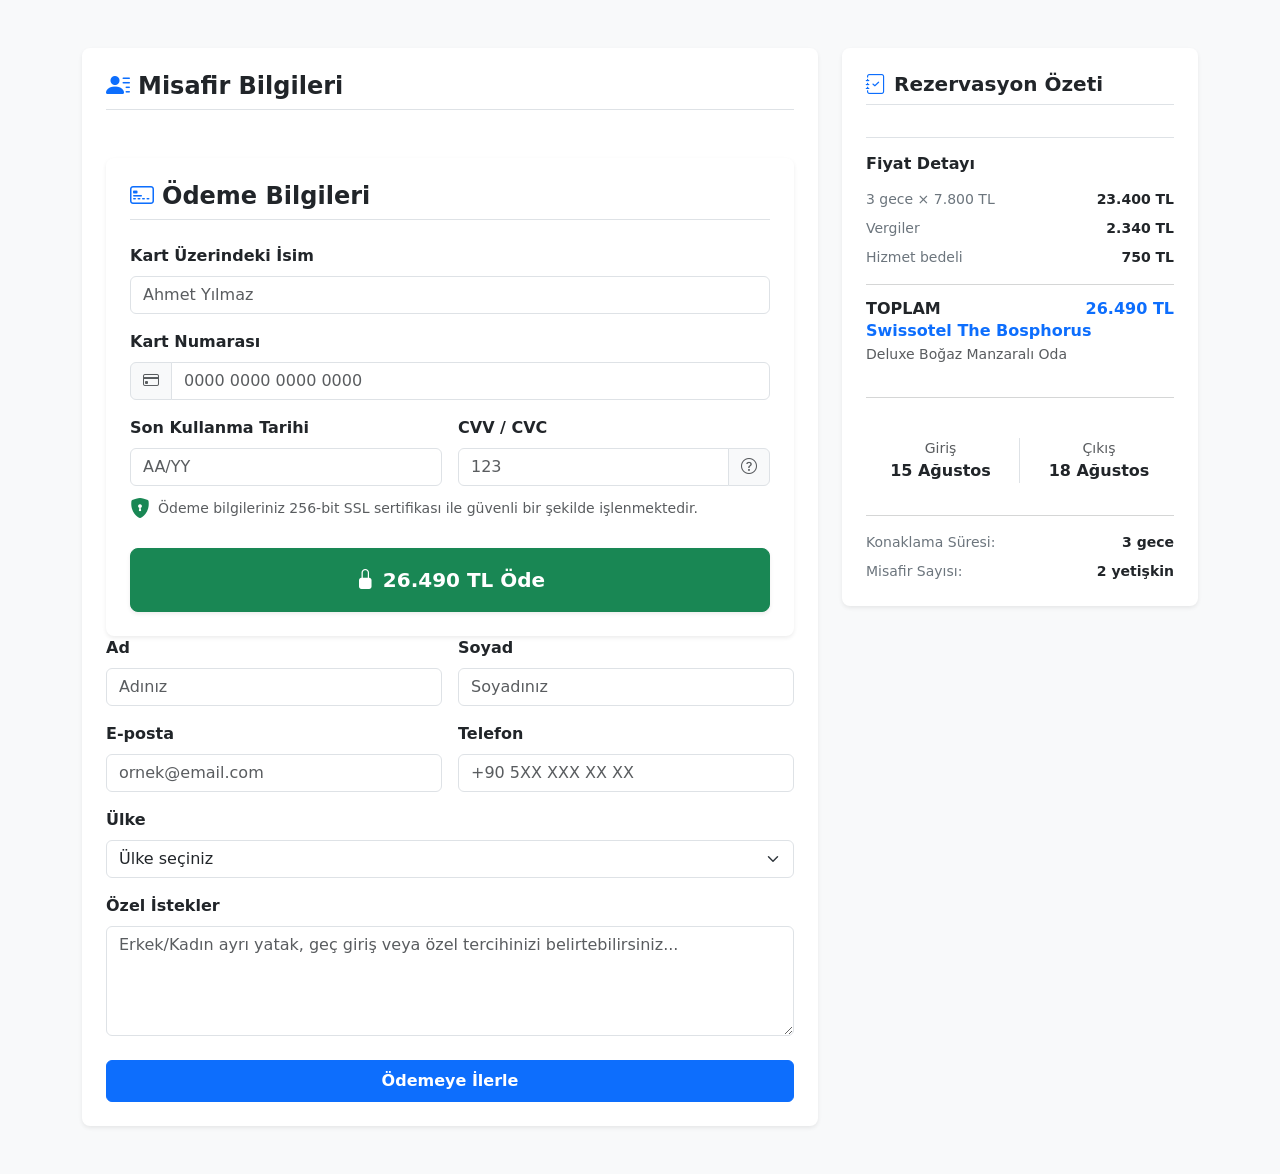
<file: booking.html>
<!doctype html>
<html lang="tr">
  <head>
    <meta charset="UTF-8" />
    <meta name="viewport" content="width=device-width, initial-scale=1.0" />
    <title>StayHub - Rezervasyon Bilgileri</title>
    <link
      rel="stylesheet"
      href="https://cdn.jsdelivr.net/npm/bootstrap@5.3.0/dist/css/bootstrap.min.css"
    />
    <link
      rel="stylesheet"
      href="https://cdn.jsdelivr.net/npm/bootstrap-icons@1.11.0/font/bootstrap-icons.css"
    />
    <link rel="stylesheet" href="css/style.css" />
  </head>
  <body class="bg-light">
    <div class="container my-5">
      <div class="row g-4">
        <!-- SOL TARAFI: Kullanıcı Bilgileri Formu -->
        <div class="col-12 col-lg-8">
          <div class="card border-0 shadow-sm rounded-3 p-4">
            <h4 class="fw-bold mb-4 text-dark border-bottom pb-2">
              <i class="bi bi-person-lines-fill text-primary me-2"></i>Misafir
              Bilgileri
            </h4>
            <!-- 20. ADIM: ÖDEME FORMU -->
            <div class="card border-0 shadow-sm rounded-3 p-4 mt-4">
              <h4 class="fw-bold mb-4 text-dark border-bottom pb-2">
                <i class="bi bi-credit-card-2-front text-primary me-2"></i>Ödeme
                Bilgileri
              </h4>

              <form onsubmit="event.preventDefault()">
                <div class="row g-3">
                  <!-- Kart Üzerindeki İsim -->
                  <div class="col-12">
                    <label for="cardName" class="form-label fw-semibold"
                      >Kart Üzerindeki İsim</label
                    >
                    <input
                      type="text"
                      class="form-control"
                      id="cardName"
                      placeholder="Ahmet Yılmaz"
                      required
                    />
                  </div>

                  <!-- Kart Numarası -->
                  <div class="col-12">
                    <label for="cardNumber" class="form-label fw-semibold"
                      >Kart Numarası</label
                    >
                    <div class="input-group">
                      <span class="input-group-text card-input-icon text-muted">
                        <i class="bi bi-credit-card"></i>
                      </span>
                      <input
                        type="text"
                        class="form-control card-input-with-icon"
                        id="cardNumber"
                        placeholder="0000 0000 0000 0000"
                        maxlength="19"
                        required
                      />
                    </div>
                  </div>

                  <!-- Son Kullanma Tarihi -->
                  <div class="col-12 col-md-6">
                    <label for="cardExpiry" class="form-label fw-semibold"
                      >Son Kullanma Tarihi</label
                    >
                    <input
                      type="text"
                      class="form-control"
                      id="cardExpiry"
                      placeholder="AA/YY"
                      maxlength="5"
                      required
                    />
                  </div>

                  <!-- CVV -->
                  <div class="col-12 col-md-6">
                    <label for="cardCvv" class="form-label fw-semibold"
                      >CVV / CVC</label
                    >
                    <div class="input-group">
                      <input
                        type="password"
                        class="form-control"
                        id="cardCvv"
                        placeholder="123"
                        maxlength="4"
                        required
                      />
                      <span
                        class="input-group-text bg-light text-muted"
                        data-bs-toggle="tooltip"
                        title="Kartın arkasındaki son 3 hane"
                      >
                        <i class="bi bi-question-circle"></i>
                      </span>
                    </div>
                  </div>

                  <!-- Güvenlik Bilgilendirmesi -->
                  <div class="col-12 my-2">
                    <div
                      class="d-flex align-items-center gap-2 text-muted small"
                    >
                      <i class="bi bi-shield-lock-fill text-success fs-5"></i>
                      <span
                        >Ödeme bilgileriniz 256-bit SSL sertifikası ile güvenli
                        bir şekilde işlenmektedir.</span
                      >
                    </div>
                  </div>

                  <!-- BÜYÜK ÖDEME BUTONU -->
                  <div class="col-12 mt-3">
                    <button
                      type="submit"
                      class="btn btn-success btn-lg w-100 py-3 fw-bold fs-5 shadow-sm"
                    >
                      <i class="bi bi-lock-fill me-2"></i>26.490 TL Öde
                    </button>
                  </div>
                </div>
              </form>
            </div>
            <form>
              <div class="row g-3">
                <!-- Ad & Soyad -->
                <div class="col-12 col-md-6">
                  <label for="firstName" class="form-label fw-semibold"
                    >Ad</label
                  >
                  <input
                    type="text"
                    class="form-control"
                    id="firstName"
                    placeholder="Adınız"
                    required
                  />
                </div>
                <div class="col-12 col-md-6">
                  <label for="lastName" class="form-label fw-semibold"
                    >Soyad</label
                  >
                  <input
                    type="text"
                    class="form-control"
                    id="lastName"
                    placeholder="Soyadınız"
                    required
                  />
                </div>

                <!-- E-posta & Telefon -->
                <div class="col-12 col-md-6">
                  <label for="email" class="form-label fw-semibold"
                    >E-posta</label
                  >
                  <input
                    type="email"
                    class="form-control"
                    id="email"
                    placeholder="ornek@email.com"
                    required
                  />
                </div>
                <div class="col-12 col-md-6">
                  <label for="phone" class="form-label fw-semibold"
                    >Telefon</label
                  >
                  <input
                    type="tel"
                    class="form-control"
                    id="phone"
                    placeholder="+90 5XX XXX XX XX"
                    required
                  />
                </div>

                <!-- Ülke -->
                <div class="col-12">
                  <label for="country" class="form-label fw-semibold"
                    >Ülke</label
                  >
                  <select class="form-select" id="country" required>
                    <option value="" selected disabled>Ülke seçiniz</option>
                    <option value="TR">Türkiye</option>
                    <option value="DE">Almanya</option>
                    <option value="US">Amerika Birleşik Devletleri</option>
                    <option value="GB">İngiltere</option>
                  </select>
                </div>

                <!-- Özel İstekler -->
                <div class="col-12">
                  <label for="specialRequests" class="form-label fw-semibold"
                    >Özel İstekler</label
                  >
                  <textarea
                    class="form-control"
                    id="specialRequests"
                    rows="4"
                    placeholder="Erkek/Kadın ayrı yatak, geç giriş veya özel tercihinizi belirtebilirsiniz..."
                  ></textarea>
                </div>

                <!-- Devam Et Butonu -->
                <div class="col-12 mt-4">
                  <button
                    type="submit"
                    class="btn btn-primary w-100 py-2 fw-bold"
                  >
                    Ödemeye İlerle
                  </button>
                </div>
              </div>
            </form>
          </div>
        </div>

        <!-- SAĞ TARAFI: Rezervasyon Özeti -->
        <div class="col-12 col-lg-4">
          <div
            class="card border-0 shadow-sm rounded-3 p-4 booking-summary-card"
          >
            <h5 class="fw-bold mb-3 text-dark border-bottom pb-2">
              <i class="bi bi-journal-check me-2 text-primary"></i>Rezervasyon
              Özeti
            </h5>
            <!-- FİYAT HESAPLAMA DETAYLARI -->
            <div class="border-top pt-3 mt-3">
              <h6 class="fw-bold mb-3 text-dark">Fiyat Detayı</h6>

              <div class="d-flex flex-column gap-2 small text-secondary mb-3">
                <!-- Gece x Tutar -->
                <div class="d-flex justify-content-between">
                  <span>3 gece × 7.800 TL</span>
                  <span class="fw-semibold text-dark">23.400 TL</span>
                </div>

                <!-- Vergiler -->
                <div class="d-flex justify-content-between">
                  <span>Vergiler</span>
                  <span class="fw-semibold text-dark">2.340 TL</span>
                </div>

                <!-- Hizmet Bedeli -->
                <div class="d-flex justify-content-between">
                  <span>Hizmet bedeli</span>
                  <span class="fw-semibold text-dark">750 TL</span>
                </div>
              </div>

              <hr class="text-muted my-2" />

              <!-- TOPLAM TUTAR -->
              <div
                class="d-flex justify-content-between align-items-center pt-1"
              >
                <span class="fw-bold text-dark">TOPLAM</span>
                <span class="fw-bold text-primary total-price-text"
                  >26.490 TL</span
                >
              </div>
            </div>
            <!-- Otel Bilgisi -->
            <div class="mb-3">
              <h6 class="fw-bold mb-1 text-primary">Swissotel The Bosphorus</h6>
              <p class="text-muted small mb-0">Deluxe Boğaz Manzaralı Oda</p>
            </div>

            <hr class="text-muted" />

            <!-- Tarih Bilgisi -->
            <div class="row text-center my-3 g-2">
              <div class="col-6 border-end">
                <small class="text-muted d-block">Giriş</small>
                <strong class="text-dark">15 Ağustos</strong>
              </div>
              <div class="col-6">
                <small class="text-muted d-block">Çıkış</small>
                <strong class="text-dark">18 Ağustos</strong>
              </div>
            </div>

            <hr class="text-muted" />

            <!-- Detaylar -->
            <ul
              class="list-unstyled small text-secondary mb-0 d-flex flex-column gap-2"
            >
              <li class="d-flex justify-content-between">
                <span>Konaklama Süresi:</span>
                <strong class="text-dark">3 gece</strong>
              </li>
              <li class="d-flex justify-content-between">
                <span>Misafir Sayısı:</span>
                <strong class="text-dark">2 yetişkin</strong>
              </li>
            </ul>
          </div>
        </div>
      </div>
    </div>

    <script src="https://cdn.jsdelivr.net/npm/bootstrap@5.3.0/dist/js/bootstrap.bundle.min.js"></script>
  </body>
</html>
</file>
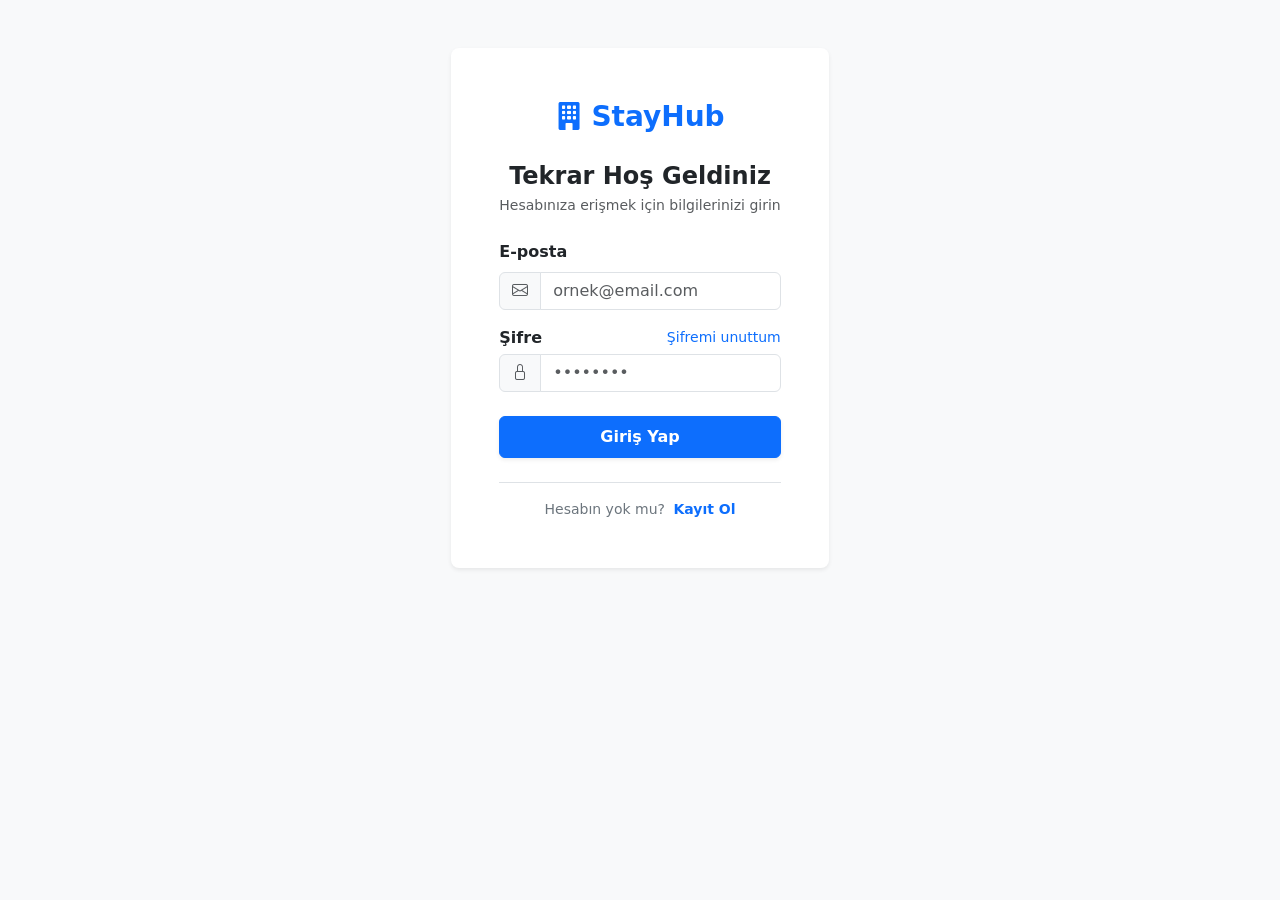
<file: login.html>
<!doctype html>
<html lang="tr">
  <head>
    <meta charset="UTF-8" />
    <meta name="viewport" content="width=device-width, initial-scale=1.0" />
    <title>StayHub - Giriş Yap</title>
    <link
      rel="stylesheet"
      href="https://cdn.jsdelivr.net/npm/bootstrap@5.3.0/dist/css/bootstrap.min.css"
    />
    <link
      rel="stylesheet"
      href="https://cdn.jsdelivr.net/npm/bootstrap-icons@1.11.0/font/bootstrap-icons.css"
    />
    <link rel="stylesheet" href="css/style.css" />
  </head>
  <body class="bg-light">
    <!-- Ekranı Dikey ve Yatayda Ortalamak İçin Flex Kapsayıcı -->
    <div
      class="container d-flex justify-content-center align-items-center login-container py-5"
    >
      <!-- Ortalanmış Giriş Kartı -->
      <div class="card border-0 shadow-sm rounded-3 p-4 p-sm-5 auth-card">
        <!-- Logo veya Marka İsmi -->
        <div class="text-center mb-4">
          <a
            href="index.html"
            class="text-decoration-none fw-bold fs-3 text-primary"
          >
            <i class="bi bi-building-fill me-2"></i>StayHub
          </a>
        </div>

        <h4 class="fw-bold text-center mb-1 text-dark">Tekrar Hoş Geldiniz</h4>
        <p class="text-muted text-center small mb-4">
          Hesabınıza erişmek için bilgilerinizi girin
        </p>

        <form onsubmit="event.preventDefault()">
          <!-- E-posta -->
          <div class="mb-3">
            <label for="loginEmail" class="form-label fw-semibold"
              >E-posta</label
            >
            <div class="input-group">
              <span class="input-group-text bg-light text-muted">
                <i class="bi bi-envelope"></i>
              </span>
              <input
                type="email"
                class="form-control"
                id="loginEmail"
                placeholder="ornek@email.com"
                required
              />
            </div>
          </div>

          <!-- Şifre -->
          <div class="mb-3">
            <div class="d-flex justify-content-between align-items-center mb-1">
              <label for="loginPassword" class="form-label fw-semibold mb-0"
                >Şifre</label
              >
              <a href="#" class="text-decoration-none small text-primary"
                >Şifremi unuttum</a
              >
            </div>
            <div class="input-group">
              <span class="input-group-text bg-light text-muted">
                <i class="bi bi-lock"></i>
              </span>
              <input
                type="password"
                class="form-control"
                id="loginPassword"
                placeholder="••••••••"
                required
              />
            </div>
          </div>

          <!-- Giriş Yap Butonu -->
          <div class="mt-4 mb-3">
            <button
              type="submit"
              class="btn btn-primary w-100 py-2 fw-bold shadow-sm"
            >
              Giriş Yap
            </button>
          </div>

          <!-- Kayıt Ol Yönlendirmesi -->
          <div class="text-center small text-secondary mt-4 border-top pt-3">
            Hesabın yok mu?
            <a
              href="register.html"
              class="text-decoration-none fw-semibold text-primary ms-1"
              >Kayıt Ol</a
            >
          </div>
        </form>
      </div>
    </div>

    <script src="https://cdn.jsdelivr.net/npm/bootstrap@5.3.0/dist/js/bootstrap.bundle.min.js"></script>
  </body>
</html>
</file>
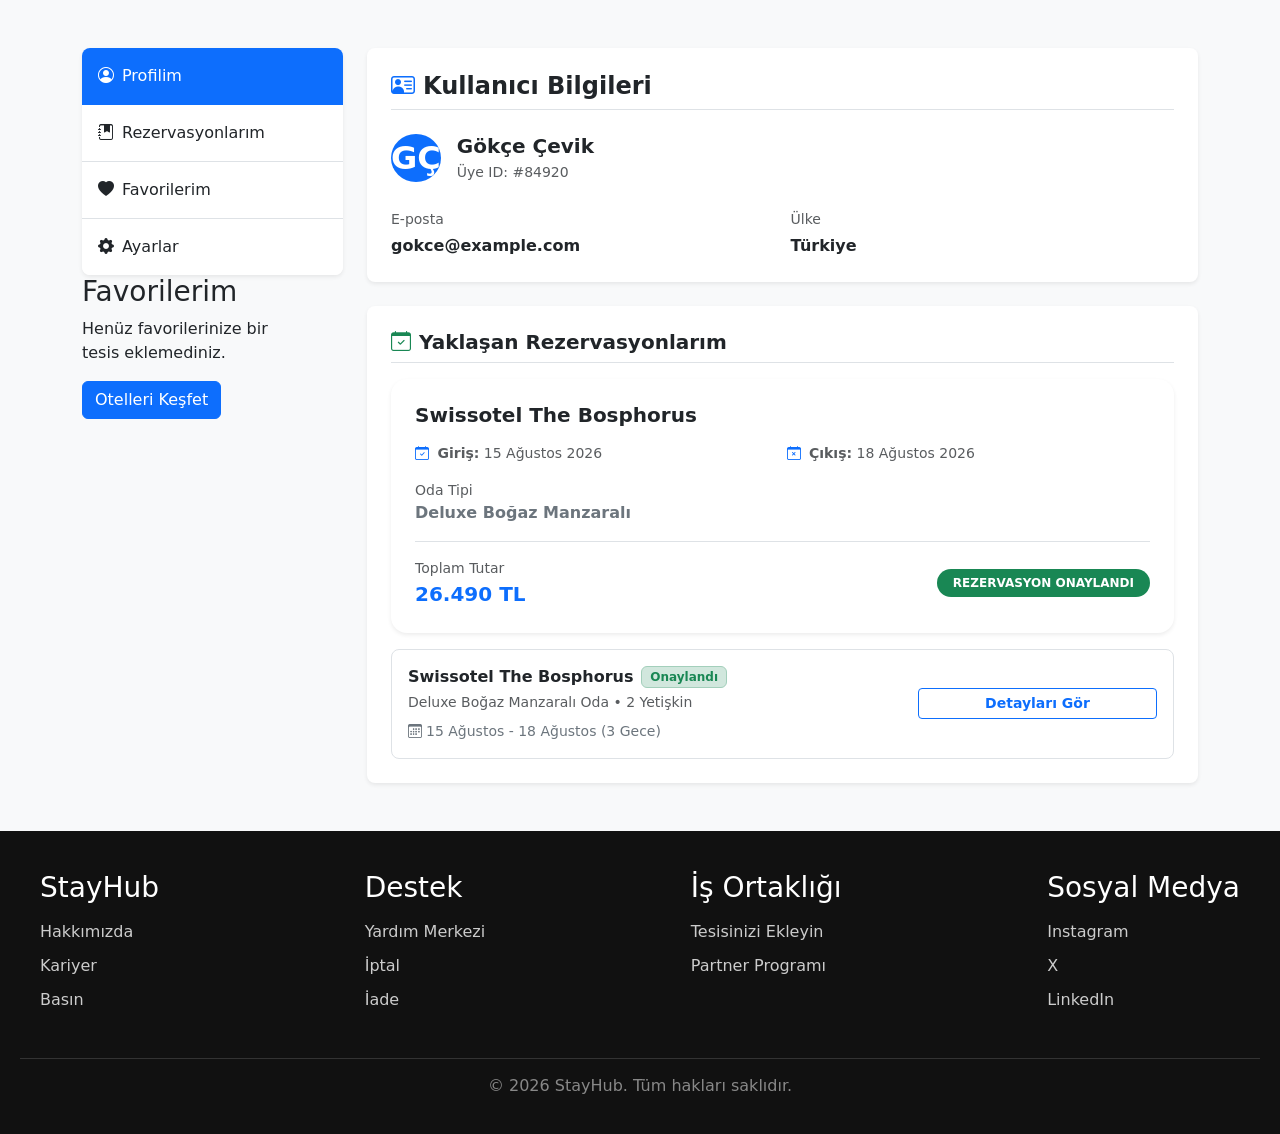
<file: profile.html>
<!doctype html>
<html lang="tr">
  <head>
    <meta charset="UTF-8" />
    <meta name="viewport" content="width=device-width, initial-scale=1.0" />
    <title>StayHub - Profilim</title>
    <link
      rel="stylesheet"
      href="https://cdn.jsdelivr.net/npm/bootstrap@5.3.0/dist/css/bootstrap.min.css"
    />
    <link
      rel="stylesheet"
      href="https://cdn.jsdelivr.net/npm/bootstrap-icons@1.11.0/font/bootstrap-icons.css"
    />
    <link rel="stylesheet" href="css/style.css" />
  </head>
  <body class="bg-light">
    <div class="container my-5">
      <div class="row g-4">
        <!-- SOL TARAF: Navigasyon Menüsü -->
        <div class="col-12 col-lg-3">
          <div
            class="card border-0 shadow-sm rounded-3 overflow-hidden profile-sidebar"
          >
            <div class="list-group list-group-flush">
              <a
                href="#profilim"
                class="list-group-item list-group-item-action py-3 active"
                data-bs-toggle="list"
              >
                <i class="bi bi-person-circle me-2"></i>Profilim
              </a>
              <a
                href="#rezervasyonlarim"
                class="list-group-item list-group-item-action py-3"
                data-bs-toggle="list"
              >
                <i class="bi bi-journal-bookmark-fill me-2"></i>Rezervasyonlarım
              </a>
              <a
                href="#favorilerim"
                class="list-group-item list-group-item-action py-3"
                data-bs-toggle="list"
              >
                <i class="bi bi-heart-fill me-2"></i>Favorilerim
              </a>
              <a
                href="#ayarlar"
                class="list-group-item list-group-item-action py-3"
                data-bs-toggle="list"
              >
                <i class="bi bi-gear-fill me-2"></i>Ayarlar
              </a>
            </div>
          </div>
          <div class="col-md-9">
            <div class="empty-state">
              <h3>Favorilerim</h3>
              <p>Henüz favorilerinize bir tesis eklemediniz.</p>
              <a href="#" class="btn btn-primary">Otelleri Keşfet</a>
            </div>
          </div>
        </div>

        <!-- SAĞ TARAF: Kullanıcı Bilgileri & İçerik -->
        <div class="col-12 col-lg-9">
          <div class="tab-content">
            <!-- Profilim Tab İçeriği -->
            <div class="tab-pane fade show active" id="profilim">
              <!-- Kullanıcı Bilgileri Kartı -->
              <div class="card border-0 shadow-sm rounded-3 p-4 mb-4">
                <h4 class="fw-bold mb-4 text-dark border-bottom pb-2">
                  <i class="bi bi-person-vcard text-primary me-2"></i>Kullanıcı
                  Bilgileri
                </h4>

                <div class="d-flex align-items-center gap-3 mb-4">
                  <div
                    class="bg-primary text-white rounded-circle d-flex align-items-center justify-content-center fs-2 fw-bold profile-avatar"
                  >
                    GÇ
                  </div>
                  <div>
                    <h5 class="fw-bold mb-1 text-dark">Gökçe Çevik</h5>
                    <p class="text-muted small mb-0">Üye ID: #84920</p>
                  </div>
                </div>

                <div class="row g-3">
                  <div class="col-12 col-md-6">
                    <label class="form-label text-muted small mb-1"
                      >E-posta</label
                    >
                    <div class="fw-semibold text-dark">gokce@example.com</div>
                  </div>
                  <div class="col-12 col-md-6">
                    <label class="form-label text-muted small mb-1">Ülke</label>
                    <div class="fw-semibold text-dark">Türkiye</div>
                  </div>
                </div>
              </div>

              <!-- Yaklaşan Rezervasyonlar Bölümü -->
              <div class="card border-0 shadow-sm rounded-3 p-4">
                <h5 class="fw-bold mb-3 text-dark border-bottom pb-2">
                  <i class="bi bi-calendar-check text-success me-2"></i>Yaklaşan
                  Rezervasyonlarım
                </h5>
                <!-- profile.html -> Yaklaşan Rezervasyonlar Bölümü İçin -->
                <div
                  class="card shadow-sm border-0 rounded-4 overflow-hidden mb-3"
                >
                  <div class="card-body p-4">
                    <!-- Otel Adı -->
                    <h5 class="fw-bold text-dark mb-3">
                      Swissotel The Bosphorus
                    </h5>

                    <!-- Tarihler -->
                    <div class="row g-2 text-muted mb-3 small">
                      <div class="col-12 col-sm-6">
                        <i class="bi bi-calendar-check me-1 text-primary"></i>
                        <span><strong>Giriş:</strong> 15 Ağustos 2026</span>
                      </div>
                      <div class="col-12 col-sm-6">
                        <i class="bi bi-calendar-x me-1 text-primary"></i>
                        <span><strong>Çıkış:</strong> 18 Ağustos 2026</span>
                      </div>
                    </div>

                    <!-- Oda Tipi -->
                    <div class="mb-3">
                      <span class="text-muted small d-block">Oda Tipi</span>
                      <span class="fw-semibold text-secondary"
                        >Deluxe Boğaz Manzaralı</span
                      >
                    </div>

                    <!-- Fiyat ve Durum -->
                    <div
                      class="d-flex align-items-center justify-content-between pt-3 border-top flex-wrap gap-2"
                    >
                      <div>
                        <span class="text-muted small d-block"
                          >Toplam Tutar</span
                        >
                        <span class="fs-5 fw-bold text-primary">26.490 TL</span>
                      </div>
                      <div>
                        <span
                          class="badge bg-success px-3 py-2 rounded-pill fw-semibold"
                        >
                          REZERVASYON ONAYLANDI
                        </span>
                      </div>
                    </div>
                  </div>
                </div>
                <!-- Rezervasyon Kartı -->
                <div class="border rounded-3 p-3 bg-white">
                  <div class="row align-items-center g-3">
                    <div class="col-12 col-md-8">
                      <div class="d-flex align-items-center gap-2 mb-1">
                        <h6 class="fw-bold mb-0 text-dark">
                          Swissotel The Bosphorus
                        </h6>
                        <span
                          class="badge bg-success-subtle text-success border border-success-subtle"
                          >Onaylandı</span
                        >
                      </div>
                      <p class="text-muted small mb-2">
                        Deluxe Boğaz Manzaralı Oda • 2 Yetişkin
                      </p>
                      <div class="small text-secondary">
                        <i class="bi bi-calendar3 me-1"></i>15 Ağustos - 18
                        Ağustos (3 Gece)
                      </div>
                    </div>
                    <div class="col-12 col-md-4 text-md-end">
                      <button
                        class="btn btn-outline-primary btn-sm fw-semibold w-100 w-md-auto"
                      >
                        Detayları Gör
                      </button>
                    </div>
                  </div>
                </div>
              </div>
            </div>
          </div>
        </div>
      </div>
    </div>
    <script src="https://cdn.jsdelivr.net/npm/bootstrap@5.3.0/dist/js/bootstrap.bundle.min.js"></script>
    <footer class="footer">
      <div class="footer-container">
        <!-- Kolon 1: StayHub / Hakkında -->
        <div class="footer-col">
          <h3>StayHub</h3>
          <ul>
            <li><a href="#">Hakkımızda</a></li>
            <li><a href="#">Kariyer</a></li>
            <li><a href="#">Basın</a></li>
          </ul>
        </div>

        <!-- Kolon 2: Destek -->
        <div class="footer-col">
          <h3>Destek</h3>
          <ul>
            <li><a href="#">Yardım Merkezi</a></li>
            <li><a href="#">İptal</a></li>
            <li><a href="#">İade</a></li>
          </ul>
        </div>

        <!-- Kolon 3: İş Ortaklığı -->
        <div class="footer-col">
          <h3>İş Ortaklığı</h3>
          <ul>
            <li><a href="#">Tesisinizi Ekleyin</a></li>
            <li><a href="#">Partner Programı</a></li>
          </ul>
        </div>

        <!-- Kolon 4: Sosyal Medya -->
        <div class="footer-col">
          <h3>Sosyal Medya</h3>
          <ul>
            <li><a href="#">Instagram</a></li>
            <li><a href="#">X</a></li>
            <li><a href="#">LinkedIn</a></li>
          </ul>
        </div>
      </div>

      <!-- En Alt Telif / Copyright Bölümü -->
      <div class="footer-bottom">
        <p>© 2026 StayHub. Tüm hakları saklıdır.</p>
      </div>
    </footer>
  </body>
</html>
</file>
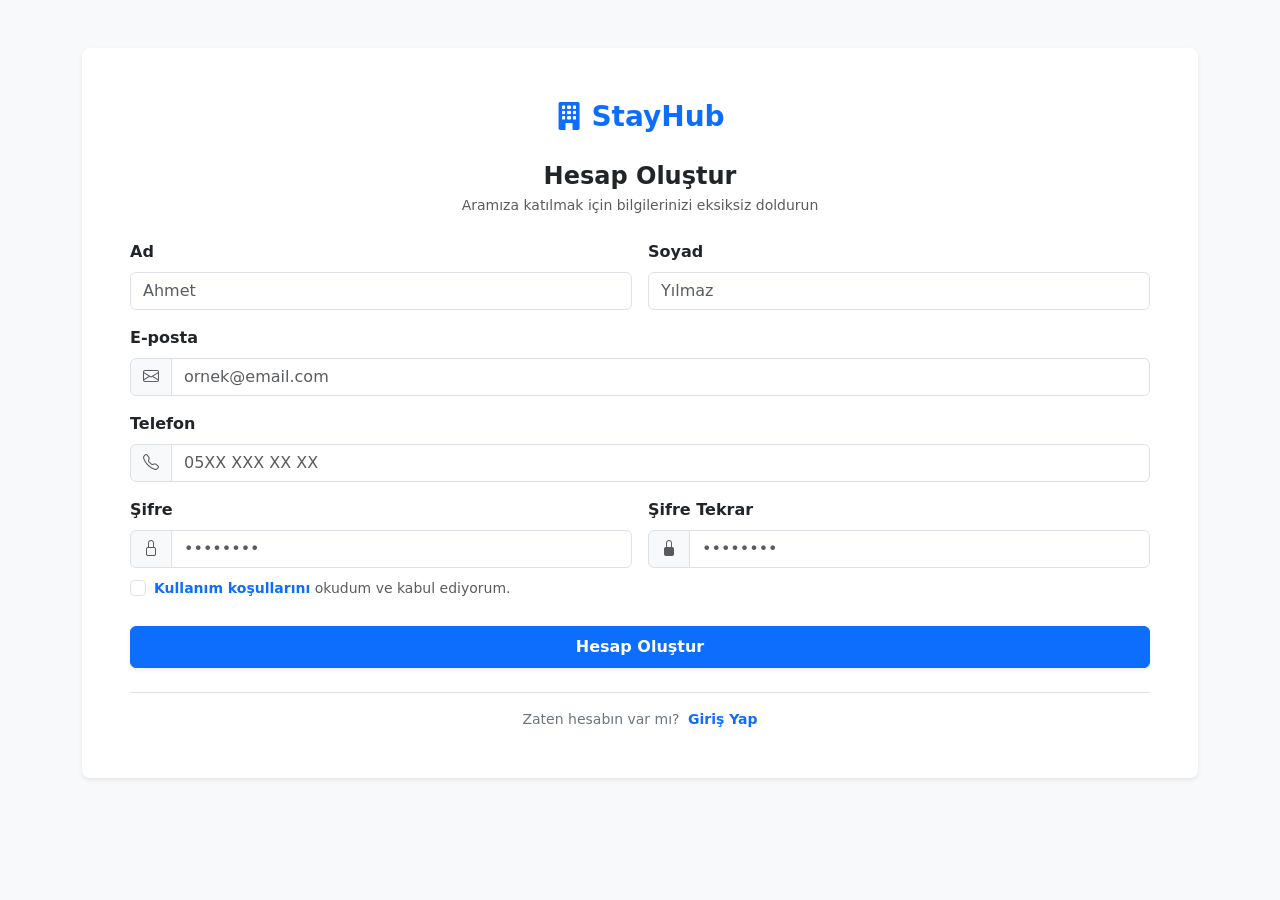
<file: register.html>
<!doctype html>
<html lang="tr">
  <head>
    <meta charset="UTF-8" />
    <meta name="viewport" content="width=device-width, initial-scale=1.0" />
    <title>StayHub - Hesap Oluştur</title>
    <link
      rel="stylesheet"
      href="https://cdn.jsdelivr.net/npm/bootstrap@5.3.0/dist/css/bootstrap.min.css"
    />
    <link
      rel="stylesheet"
      href="https://cdn.jsdelivr.net/npm/bootstrap-icons@1.11.0/font/bootstrap-icons.css"
    />
    <link rel="stylesheet" href="css/style.css" />
  </head>
  <body class="bg-light">
    <!-- Ekranı Dikey ve Yatayda Ortalamak İçin Flex Kapsayıcı -->
    <div
      class="container d-flex justify-content-center align-items-center register-container py-5"
    >
      <!-- Ortalanmış Kayıt Ol Kartı -->
      <div class="card border-0 shadow-sm rounded-3 p-4 p-sm-5 register-card">
        <!-- Logo veya Marka İsmi -->
        <div class="text-center mb-4">
          <a
            href="index.html"
            class="text-decoration-none fw-bold fs-3 text-primary"
          >
            <i class="bi bi-building-fill me-2"></i>StayHub
          </a>
        </div>

        <h4 class="fw-bold text-center mb-1 text-dark">Hesap Oluştur</h4>
        <p class="text-muted text-center small mb-4">
          Aramıza katılmak için bilgilerinizi eksiksiz doldurun
        </p>

        <form action="#" method="POST">
          <div class="row g-3">
            <!-- Ad -->
            <div class="col-12 col-sm-6">
              <label for="firstName" class="form-label fw-semibold">Ad</label>
              <input
                type="text"
                class="form-control"
                id="firstName"
                name="firstName"
                placeholder="Ahmet"
                required
                minlength="2"
                maxlength="50"
              />
            </div>

            <!-- Soyad -->
            <div class="col-12 col-sm-6">
              <label for="lastName" class="form-label fw-semibold">Soyad</label>
              <input
                type="text"
                class="form-control"
                id="lastName"
                name="lastName"
                placeholder="Yılmaz"
                required
                minlength="2"
                maxlength="50"
              />
            </div>

            <!-- E-posta -->
            <div class="col-12">
              <label for="registerEmail" class="form-label fw-semibold"
                >E-posta</label
              >
              <div class="input-group">
                <span class="input-group-text bg-light text-muted">
                  <i class="bi bi-envelope"></i>
                </span>
                <input
                  type="email"
                  class="form-control"
                  id="registerEmail"
                  name="email"
                  placeholder="ornek@email.com"
                  required
                />
              </div>
            </div>

            <!-- Telefon -->
            <div class="col-12">
              <label for="phone" class="form-label fw-semibold">Telefon</label>
              <div class="input-group">
                <span class="input-group-text bg-light text-muted">
                  <i class="bi bi-telephone"></i>
                </span>
                <input
                  type="tel"
                  class="form-control"
                  id="phone"
                  name="phone"
                  placeholder="05XX XXX XX XX"
                  pattern="[0-9]{10,11}"
                  title="Lütfen 10 veya 11 haneli geçerli bir telefon numarası girin"
                  required
                />
              </div>
            </div>

            <!-- Şifre -->
            <div class="col-12 col-sm-6">
              <label for="registerPassword" class="form-label fw-semibold"
                >Şifre</label
              >
              <div class="input-group">
                <span class="input-group-text bg-light text-muted">
                  <i class="bi bi-lock"></i>
                </span>
                <input
                  type="password"
                  class="form-control"
                  id="registerPassword"
                  name="password"
                  placeholder="••••••••"
                  required
                  minlength="8"
                  maxlength="32"
                />
              </div>
            </div>

            <!-- Şifre Tekrar -->
            <div class="col-12 col-sm-6">
              <label for="confirmPassword" class="form-label fw-semibold"
                >Şifre Tekrar</label
              >
              <div class="input-group">
                <span class="input-group-text bg-light text-muted">
                  <i class="bi bi-lock-fill"></i>
                </span>
                <input
                  type="password"
                  class="form-control"
                  id="confirmPassword"
                  name="confirmPassword"
                  placeholder="••••••••"
                  required
                  minlength="8"
                  maxlength="32"
                />
              </div>
            </div>

            <!-- Kullanım Koşulları Onayı -->
            <div class="col-12 my-2">
              <div class="form-check">
                <input
                  class="form-check-input"
                  type="checkbox"
                  id="termsCheck"
                  name="terms"
                  required
                />
                <label
                  class="form-check-label small text-muted"
                  for="termsCheck"
                >
                  <a
                    href="#"
                    class="text-decoration-none text-primary fw-semibold"
                    >Kullanım koşullarını</a
                  >
                  okudum ve kabul ediyorum.
                </label>
              </div>
            </div>

            <!-- Hesap Oluştur Butonu -->
            <div class="col-12 mt-3">
              <button
                type="submit"
                class="btn btn-primary w-100 py-2 fw-bold shadow-sm"
              >
                Hesap Oluştur
              </button>
            </div>
          </div>
        </form>

        <!-- Giriş Yap Yönlendirmesi -->
        <div class="text-center small text-secondary mt-4 border-top pt-3">
          Zaten hesabın var mı?
          <a
            href="login.html"
            class="text-decoration-none fw-semibold text-primary ms-1"
            >Giriş Yap</a
          >
        </div>
      </div>
    </div>

    <script src="https://cdn.jsdelivr.net/npm/bootstrap@5.3.0/dist/js/bootstrap.bundle.min.js"></script>
  </body>
</html>
</file>
<file: css/style.css>
img {
  max-width: 100%;
  height: auto;
}

.destination-card {
  position: relative;
  border-radius: 12px;
  overflow: hidden;
  height: 250px;
}

.destination-card img {
  width: 100%;
  height: 100%;
  object-fit: cover;
}

.destination-overlay {
  position: absolute;
  bottom: 0;
  left: 0;
  right: 0;
  padding: 20px;
  background: linear-gradient(transparent, rgba(0, 0, 0, 0.8));
  color: white;
}
.card-img-top {
  height: 200px;
  object-fit: cover;
}
.card:hover {
  transform: translateY(-4px);
  box-shadow: 0 8px 20px rgba(0, 0, 0, 0.12);
}
  .badge {
  font-size: 0.75rem;
  font-weight: 600;
  border-radius: 6px;
}
/* otel ara kısmındaki stiller */
.hotel-card-img {
  width: 100%;
  height: 240px;
  object-fit: cover;
}

@media (min-width: 768px) {
  .hotel-card-img {
    height: 100%;
    min-height: 220px;
  }
}
.hotel-card img {
  height: 200px;
  object-fit: cover;
}
/* footer */
.footer {
  background: #111;
  color: #fff;
  padding: 40px 20px 20px;
}

/* 4 Kolon Yana Yana */
.footer-container {
  display: flex;
  justify-content: space-between;
  max-width: 1200px;
  margin: 0 auto;
  flex-wrap: wrap; /* Mobilde alt alta geçsin diye */
}

/* Kolonlar ve Linkler */
.footer-col h3 {
  margin-bottom: 15px;
}

.footer-col ul {
  list-style: none;
  padding: 0;
}

.footer-col li {
  margin-bottom: 10px;
}

.footer-col a {
  color: #ccc;
  text-decoration: none;
}

.footer-col a:hover {
  color: #fff;
}

/* Telif Alanı */
.footer-bottom {
  text-align: center;
  border-top: 1px solid #333;
  margin-top: 30px;
  padding-top: 15px;
  color: #888;
}
</file>
